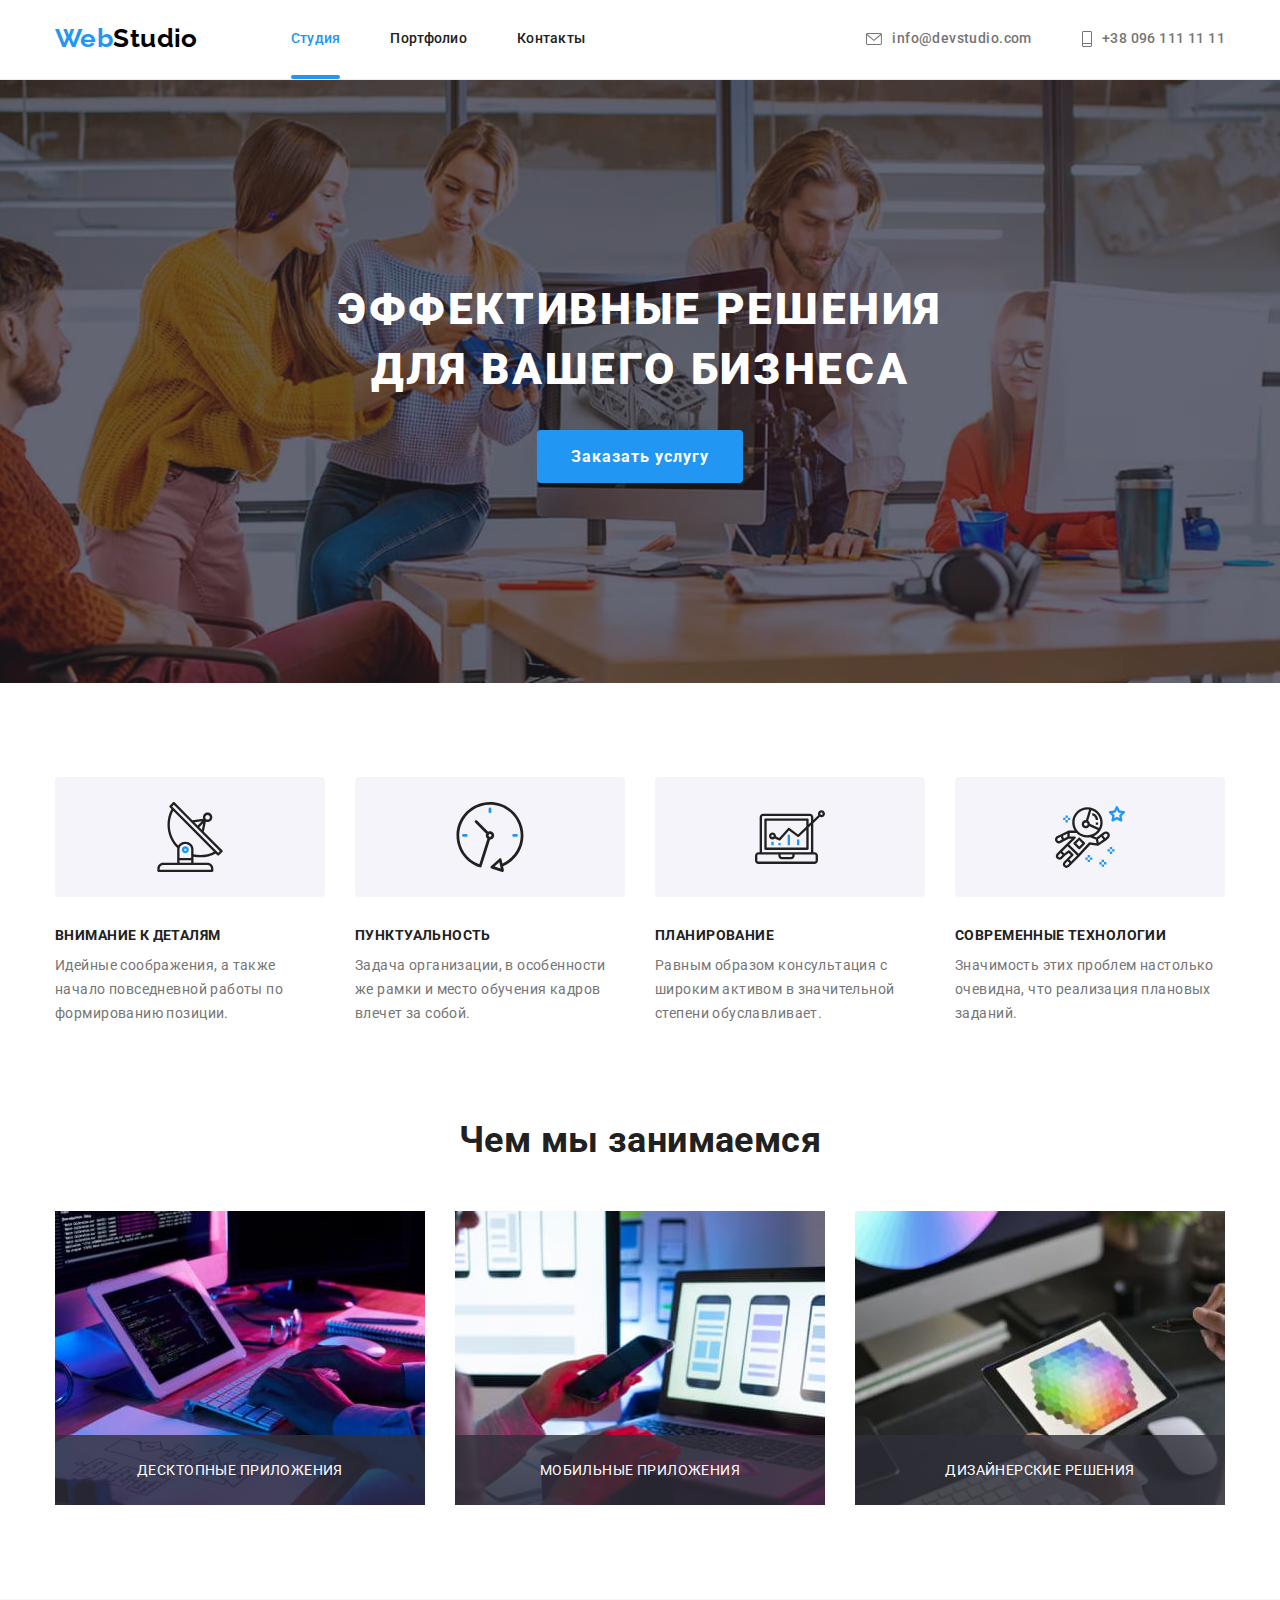
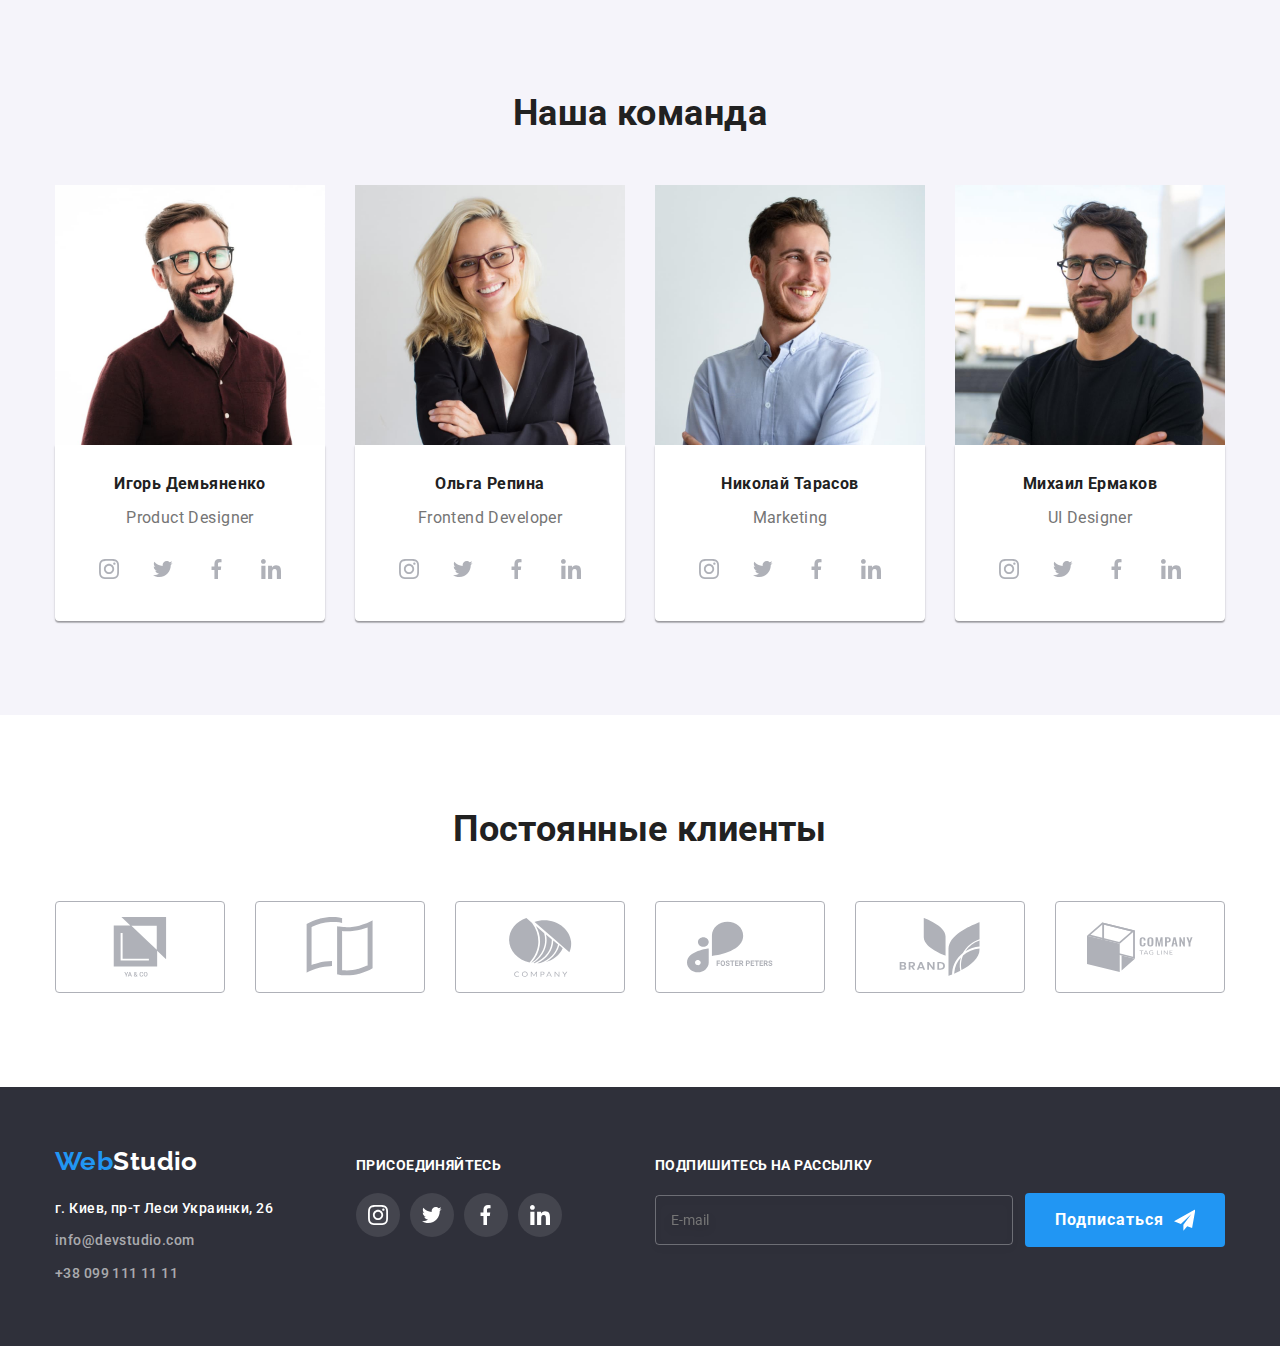
<file: index.html>
<!DOCTYPE html>
<html lang="ru">
    <head>
        <meta charset="UTF-8">
        <meta http-equiv="X-UA-Compatible" content="IE=edge">
        <meta name="viewport" content="width=device-width, initial-scale=1.0">
        <title>Document</title>
        <link rel="stylesheet"
            href="https://cdnjs.cloudflare.com/ajax/libs/modern-normalize/1.1.0/modern-normalize.min.css">
        <link rel="preconnect" href="https://fonts.googleapis.com">
        <link rel="preconnect" href="https://fonts.gstatic.com" crossorigin>
        <link
            href="https://fonts.googleapis.com/css2?family=Raleway:wght@700&family=Roboto:wght@400;500;700;900&display=swap"
            rel="stylesheet">
        <link rel="stylesheet" href="./css/styles.css">
    </head>


    <body>
        <header class="header">
            <div class="container header-container">
                <nav class="site-nav header-wrap">
                    <a class="link logo" href=""> <span class="web">Web</span>Studio</a>
                    <ul class="header-list list">
                        <li class="header-item"> <a class="header-link link
                                current-page-link"
                                href="">Студия</a></li>
                        <li class="header-item"> <a class="header-link link"
                                href="./portfolio.html"> Портфолио</a></li>
                        <li class="header-item"> <a class="header-link link"
                                href=""> Контакты</a></li>
                    </ul>
                </nav>
                <ul class="list contacts-nav">
                    <li class="contacts-item"> <a class="contacts-link link"
                            href="mailto:info@devstudio.com">
                            <svg class="contacts-icon" width="16" height="12">
                                <use href="./images/icons.svg#icon-envelope"></use>
                            </svg>
                            <span>info@devstudio.com</span>
                        </a></li>
                    <li class="contacts-item"> <a class="contacts-link link"
                            href="tel:+380961111111">
                            <svg class="contacts-icon" width="10" height="16">
                                <use href="./images/icons.svg#icon-phone"></use>
                            </svg>
                            <span>+38
                                096
                                111 11 11</span>
                        </a></li>
                </ul>
            </div>
        </header>
        <main>
            <section class="hero">
                <div class="container">
                    <h1 class="hero-title">Эффективные решения для вашего
                        бизнеса</h1>
                    <button type="button" class="button"
                        data-modal-open>Заказать
                        услугу</button>
                </div>
            </section>
            <section class="section">
                <div class="container">
                    <h2 class="visually-hidden">Наши преимущества</h2>
                    <ul class="advantages-list list">
                        <li class="advantages-item">
                            <div class="advantages-wrap">
                                <svg class="advantages-icon" width="70"
                                    height="70">
                                    <use
                                        href="./images/icons.svg#icon-advantages1"></use>
                                </svg>
                            </div>
                            <h3 class="advantages-descr section-subtitle">Внимание
                                к
                                деталям</h3>
                            <p class="subtitle-text">Идейные соображения, а
                                также
                                начало повседневной
                                работы по формированию позиции.</p>
                        </li>
                        <li class="advantages-item">
                            <div class="advantages-wrap">
                                <svg class="advantages-icon" width="70"
                                    height="70">
                                    <use
                                        href="./images/icons.svg#icon-advantages2"></use>
                                </svg>
                            </div>
                            <h3 class="advantages-descr section-subtitle">Пунктуальность</h3>
                            <p class="subtitle-text">Задача организации, в
                                особенности же рамки и место
                                обучения кадров влечет за собой.</p>
                        </li>
                        <li class="advantages-item">
                            <div class="advantages-wrap">
                                <svg class="advantages-icon" width="70"
                                    height="70">
                                    <use
                                        href="./images/icons.svg#icon-advantages3"></use>
                                </svg>
                            </div>
                            <h3 class="advantages-descr section-subtitle">Планирование</h3>
                            <p class="subtitle-text">Равным образом
                                консультация
                                с
                                широким активом в
                                значительной степени обуславливает.</p>
                        </li>
                        <li class="advantages-item">
                            <div class="advantages-wrap">
                                <svg class="advantages-icon" width="70"
                                    height="70">
                                    <use
                                        href="./images/icons.svg#icon-advantages4"></use>
                                </svg>
                            </div>
                            <h3 class="advantages-descr section-subtitle">Современные
                                технологии</h3>
                            <p class="subtitle-text">Значимость этих проблем
                                настолько очевидна, что
                                реализация плановых заданий.</p>
                        </li>
                    </ul>
                </div>
            </section>
            <section class="section features">
                <div class="container">
                    <h2 class="section-title">Чем мы
                        занимаемся</h2>
                    <ul class="features-list list features-wrap">
                        <li class="features-item"> <img
                                src="./images/computer.jpg"
                                alt="схема" width="370">
                            <div class="features-text-thumb">
                                <p class="features-text">
                                    десктопные приложения</p></div>
                        </li>
                        <li class="features-item"> <img
                                src="./images/phone.jpg"
                                alt="телефон" width="370">
                            <div class="features-text-thumb">
                                <p class="features-text">
                                    мобильные приложения</p></div>
                        </li>
                        <li class="features-item"> <img
                                src="./images/colors.jpg"
                                alt="панель
                                цветов" width="370">
                            <div class="features-text-thumb">
                                <p class="features-text">
                                    дизайнерские решения</p></div>
                        </li>
                    </ul>
                </div>
            </section>
            <section class="section team">
                <div class="container">
                    <h2 class="section-title">Наша команда</h2>
                    <ul class="list team-list team-wrap">
                        <li class="team-item">
                            <img src="./images/Product-designer.jpg"
                                alt="Product-designer" width="270">
                            <div class="team-container">
                                <h3 class="team-member-name section-subtitle">Игорь
                                    Демьяненко</h3>
                                <p class="team-member-pos subtitle-text">Product
                                    Designer</p>
                                <ul class="list team-social-list">
                                    <li class="item team-social-item"> <a
                                            href="https://www.instagram.com"
                                            class="link team-social-link"> <svg
                                                class="team-social-icon"
                                                width="20" height="20">
                                                <use
                                                    href="./images/icons.svg#icon-instagram-icon"></use>
                                            </svg> </a> </li>
                                    <li class="item team-social-item"> <a
                                            href="" class="link
                                            team-social-link"> <svg
                                                class="team-social-icon"
                                                width="20" height="20">
                                                <use
                                                    href="./images/icons.svg#icon-twitter-icon"></use>
                                            </svg> </a> </li>
                                    <li class="item team-social-item"> <a
                                            href="https://www.facebook.com"
                                            class="link team-social-link"> <svg
                                                class="team-social-icon"
                                                width="20" height="20">
                                                <use
                                                    href="./images/icons.svg#icon-facebook-icon"></use>
                                            </svg> </a> </li>
                                    <li class="item team-social-item"> <a
                                            href="https://www.linkedin.com"
                                            class="link team-social-link"> <svg
                                                class="team-social-icon"
                                                width="20" height="20">
                                                <use
                                                    href="./images/icons.svg#icon-linkedin-icon"></use>
                                            </svg> </a> </li>
                                </ul>
                            </div>
                        </li>
                        <li class="team-item">
                            <img src="./images/Front-end-developer.jpg"
                                alt="Front-end-developer" width="270">
                            <div class="team-container">
                                <h3 class="team-member-name section-subtitle">Ольга
                                    Репина</h3>
                                <p class="team-member-pos subtitle-text">Frontend
                                    Developer</p>
                                <ul class="list team-social-list">
                                    <li class="item team-social-item"> <a
                                            href="https://www.instagram.com"
                                            class="link team-social-link"> <svg
                                                class="team-social-icon"
                                                width="20" height="20">
                                                <use
                                                    href="./images/icons.svg#icon-instagram-icon"></use>
                                            </svg> </a> </li>
                                    <li class="item team-social-item"> <a
                                            href="https://www.twitter.com"
                                            class="link team-social-link"> <svg
                                                class="team-social-icon"
                                                width="20" height="20">
                                                <use
                                                    href="./images/icons.svg#icon-twitter-icon"></use>
                                            </svg> </a> </li>
                                    <li class="item team-social-item"> <a
                                            href="https://www.facebook.com"
                                            class="link team-social-link"> <svg
                                                class="team-social-icon"
                                                width="20" height="20">
                                                <use
                                                    href="./images/icons.svg#icon-facebook-icon"></use>
                                            </svg> </a> </li>
                                    <li class="item team-social-item"> <a
                                            href="https://www.linkedin.com"
                                            class="link team-social-link"> <svg
                                                class="team-social-icon"
                                                width="20" height="20">
                                                <use
                                                    href="./images/icons.svg#icon-linkedin-icon"></use>
                                            </svg> </a> </li>
                                </ul>
                            </div>
                        </li>
                        <li class="team-item">
                            <img src="./images/Marketing.jpg"
                                alt="Marketing" width="270">
                            <div class="team-container">
                                <h3 class="team-member-name section-subtitle">Николай
                                    Тарасов</h3>
                                <p class="team-member-pos subtitle-text">Marketing</p>
                                <ul class="list team-social-list">
                                    <li class="item team-social-item"> <a
                                            href="https://www.instagram.com"
                                            class="link team-social-link"> <svg
                                                class="team-social-icon"
                                                width="20" height="20">
                                                <use
                                                    href="./images/icons.svg#icon-instagram-icon"></use>
                                            </svg> </a> </li>
                                    <li class="item team-social-item"> <a
                                            href="https://www.twitter.com"
                                            class="link team-social-link"> <svg
                                                class="team-social-icon"
                                                width="20" height="20">
                                                <use
                                                    href="./images/icons.svg#icon-twitter-icon"></use>
                                            </svg> </a> </li>
                                    <li class="item team-social-item"> <a
                                            href="https://www.facebook.com"
                                            class="link team-social-link"> <svg
                                                class="team-social-icon"
                                                width="20" height="20">
                                                <use
                                                    href="./images/icons.svg#icon-facebook-icon"></use>
                                            </svg> </a> </li>
                                    <li class="item team-social-item"> <a
                                            href="https://www.linkedin.com"
                                            class="link team-social-link"> <svg
                                                class="team-social-icon"
                                                width="20" height="20">
                                                <use
                                                    href="./images/icons.svg#icon-linkedin-icon"></use>
                                            </svg> </a> </li>
                                </ul>
                            </div>
                        </li>
                        <li class="team-item">
                            <img src="./images/Designer.jpg"
                                alt="u-i-designer" width="270">
                            <div class="team-container">
                                <h3 class="team-member-name section-subtitle">Михаил
                                    Ермаков</h3>
                                <p class="team-member-pos subtitle-text">UI
                                    Designer</p>
                                <ul class="list team-social-list">
                                    <li class="item team-social-item"> <a
                                            href="https://www.instagram.com"
                                            class="link team-social-link"> <svg
                                                class="team-social-icon"
                                                width="20" height="20">
                                                <use
                                                    href="./images/icons.svg#icon-instagram-icon"></use>
                                            </svg> </a> </li>
                                    <li class="item team-social-item"> <a
                                            href="https://www.twitter.com"
                                            class="link team-social-link"> <svg
                                                class="team-social-icon"
                                                width="20" height="20">
                                                <use
                                                    href="./images/icons.svg#icon-twitter-icon"></use>
                                            </svg> </a> </li>
                                    <li class="item team-social-item"> <a
                                            href="https://www.facebook.com"
                                            class="link team-social-link"> <svg
                                                class="team-social-icon"
                                                width="20" height="20">
                                                <use
                                                    href="./images/icons.svg#icon-facebook-icon"></use>
                                            </svg> </a> </li>
                                    <li class="item team-social-item"> <a
                                            href="https://www.linkedin.com"
                                            class="link team-social-link"> <svg
                                                class="team-social-icon"
                                                width="20" height="20">
                                                <use
                                                    href="./images/icons.svg#icon-linkedin-icon"></use>
                                            </svg> </a> </li>
                                </ul>
                            </div>
                        </li>
                    </ul>
                </div>
            </section>
            <section class="section our-clients">
                <div class="container">
                    <h2 class="section-title">Постоянные клиенты</h2>
                    <ul class="our-clients-list list">
                        <li class="our-clients-item item"> <a href=""
                                class="link our-clients-link">
                                <svg class="our-clients-icon" width="106"
                                    height="60">
                                    <use href="./images/icons.svg#icon-client1"></use>
                                </svg>
                            </a> </li>
                        <li class="our-clients-item item"> <a href=""
                                class="link our-clients-link">
                                <svg class="our-clients-icon" width="106"
                                    height="60">
                                    <use href="./images/icons.svg#icon-client2"></use>
                                </svg>
                            </a> </li>
                        <li class="our-clients-item item"> <a href=""
                                class="link our-clients-link">
                                <svg class="our-clients-icon" width="106"
                                    height="60">
                                    <use href="./images/icons.svg#icon-client3"></use>
                                </svg>
                            </a> </li>
                        <li class="our-clients-item item"> <a href=""
                                class="link our-clients-link">
                                <svg class="our-clients-icon" width="106"
                                    height="60">
                                    <use href="./images/icons.svg#icon-client4"></use>
                                </svg>
                            </a> </li>
                        <li class="our-clients-item item"> <a href=""
                                class="link our-clients-link">
                                <svg class="our-clients-icon" width="106"
                                    height="60">
                                    <use href="./images/icons.svg#icon-client5"></use>
                                </svg>
                            </a> </li>
                        <li class="our-clients-item item"> <a href=""
                                class="link our-clients-link">
                                <svg class="our-clients-icon" width="106"
                                    height="60">
                                    <use href="./images/icons.svg#icon-client6"></use>
                                </svg>
                            </a> </li>
                    </ul>
                </div>
            </section>
        </main>

        <footer class="footer">
            <div class="container footer-wrap">
                <div class="contact-us-footer">
                    <a class="logo logo-white" href=""> <span class="web">Web</span>Studio</a>
                    <address class="address">
                        <ul class="list footer-list">
                            <li class="address-item"> <a class="link
                                    contacts-link
                                    address-link"
                                    href="https://www.google.com/maps/place/%D0%B1%D1%83%D0%BB.+%D0%9B%D0%B5%D1%81%D0%B8+%D0%A3%D0%BA%D1%80%D0%B0%D0%B8%D0%BD%D0%BA%D0%B8,+26,+%D0%9A%D0%B8%D0%B5%D0%B2,+02000/@50.4265807,30.5361971,17z/data=!3m1!4b1!4m5!3m4!1s0x40d4cf0e033ecbe9:0x57a4dffefec77da0!8m2!3d50.4265807!4d30.5383859">г.
                                    Киев,
                                    пр-т Леси
                                    Украинки, 26</a></li>
                            <li class="address-item"><a
                                    class="contacts-link-white
                                    contacts-link
                                    link"
                                    href="mailto:info@devstudio.com">info@devstudio.com</a></li>
                            <li><a class="contacts-link-white
                                    contacts-link
                                    link"
                                    href="tel:+380991111111">+38
                                    099 111
                                    11 11</a></li>
                        </ul>
                    </address>
                </div>
                <div class="join-us">
                    <h2 class="join-us-title">присоединяйтесь</h2>
                    <ul class="list footer-social-list">
                        <li class="item footer-social-item"> <a class="link
                                join-us-link"
                                href="https://www.instagram.com">
                                <svg class="footer-social-icon" width="20"
                                    height="20">
                                    <use
                                        href="./images/icons.svg#icon-instagram-icon"></use>
                                </svg>
                            </a></li>
                        <li class="item footer-social-item"> <a class="link
                                join-us-link"
                                href="https://www.twitter.com">
                                <svg class="footer-social-icon" width="20"
                                    height="20">
                                    <use
                                        href="./images/icons.svg#icon-twitter-icon"></use>
                                </svg>
                            </a></li>
                        <li class="item footer-social-item"> <a class="link
                                join-us-link"
                                href="https://www.facebook.com">
                                <svg class="footer-social-icon" width="20"
                                    height="20">
                                    <use
                                        href="./images/icons.svg#icon-facebook-icon"></use>
                                </svg>
                            </a></li>
                        <li class="item footer-social-item"> <a class="link
                                join-us-link"
                                href="https://www.linkedin.com">
                                <svg class="footer-social-icon" width="20"
                                    height="20">
                                    <use
                                        href="./images/icons.svg#icon-linkedin-icon"></use>
                                </svg>
                            </a></li>
                    </ul>
                </div>
                <div class="sign-up">
                    <h2 class="sign-up-title">Подпишитесь на рассылку</h2>
                    <form class="sign-up-form">
                        <input type="email" name="email"
                            placeholder="E-mail"
                            class="sign-up-input">
                        <button type="submit" class="button sign-up-btn">Подписаться
                            <svg class="send-icon" width="24" height="24">
                                <use href="./images/icons.svg#icon-send"></use>
                            </svg>
                        </button>
                    </form>
                </div>
            </footer>
            <div class="backdrop is-hidden" data-modal>
                <div class="modal">
                    <button type="button" class="close-icon-btn"
                        data-modal-close>
                        <svg class="close-icon" width="18" height="18">
                            <use href="./images/icons.svg#icon-close-cross"></use>
                        </svg>
                    </button>

                    <p class="header-form">Оставьте свои данные, мы вам
                        перезвоним</p>
                    <form class="form">
                        <div class="form-field">
                            <label for="name" class="form-label"> Имя </label>
                            <div class="form-input-wrap">
                                <input type="text" class="form-input"
                                    name="user-name"
                                    id="name">
                                <svg class="name-icon" width="18" height="18">
                                    <use
                                        href="./images/icons.svg#icon-form-name"></use>
                                </svg>
                            </div>
                        </div>
                        <div class="form-field">
                            <label for="tel" class="form-label"> Телефон
                            </label>
                            <div class="form-input-wrap">
                                <input type="tel" class="form-input"
                                    name="user-tel"
                                    id="tel">
                                <svg class="tel-icon" width="18" height="18">
                                    <use
                                        href="./images/icons.svg#icon-form-tel"></use>
                                </svg>
                            </div>
                        </div>
                        <div class="form-field">
                            <label for="email" class="form-label"> Почта
                            </label>
                            <div class="form-input-wrap">
                                <input type="email" class="form-input"
                                    name="user-email"
                                    id="email">
                                <svg class="email-icon" width="18" height="18">
                                    <use
                                        href="./images/icons.svg#icon-form-email"></use>
                                </svg>
                            </div>
                        </div>
                        <div class="form-field form-field-textarea">
                            <label for="comment" class="form-label"> Комментарий
                            </label>
                            <textarea name="comment" id="comment"
                                class="form-text"
                                placeholder="Введите текст"></textarea>
                        </div>
                        <div class="form-field form-field-checkbox">
                            <input type="checkbox"
                                id="form-checkbox"
                                name="form-checkbox"
                                class="form-checkbox visually-hidden">
                            <label for="form-checkbox" class="label-checkbox">
                                <span class="form-checkbox-wrap">
                                    <svg class="form-checkbox-icon" width="16"
                                        height="15">
                                        <use
                                            href="./images/icons.svg#icon-check-mark"></use>
                                    </svg>
                                </span>
                                <span> Соглашаюсь с рассылкой и
                                    принимаю
                                    <a href="" class="label-checkbox-link">Условия
                                        договора</a></span>
                            </label>
                        </div>
                        <button type="submit" class="button submit-btn">Отправить</button>
                    </form>

                </div>
            </div>
            <script src="./js/modal.js"></script>
        </body>
    </html>
</file>
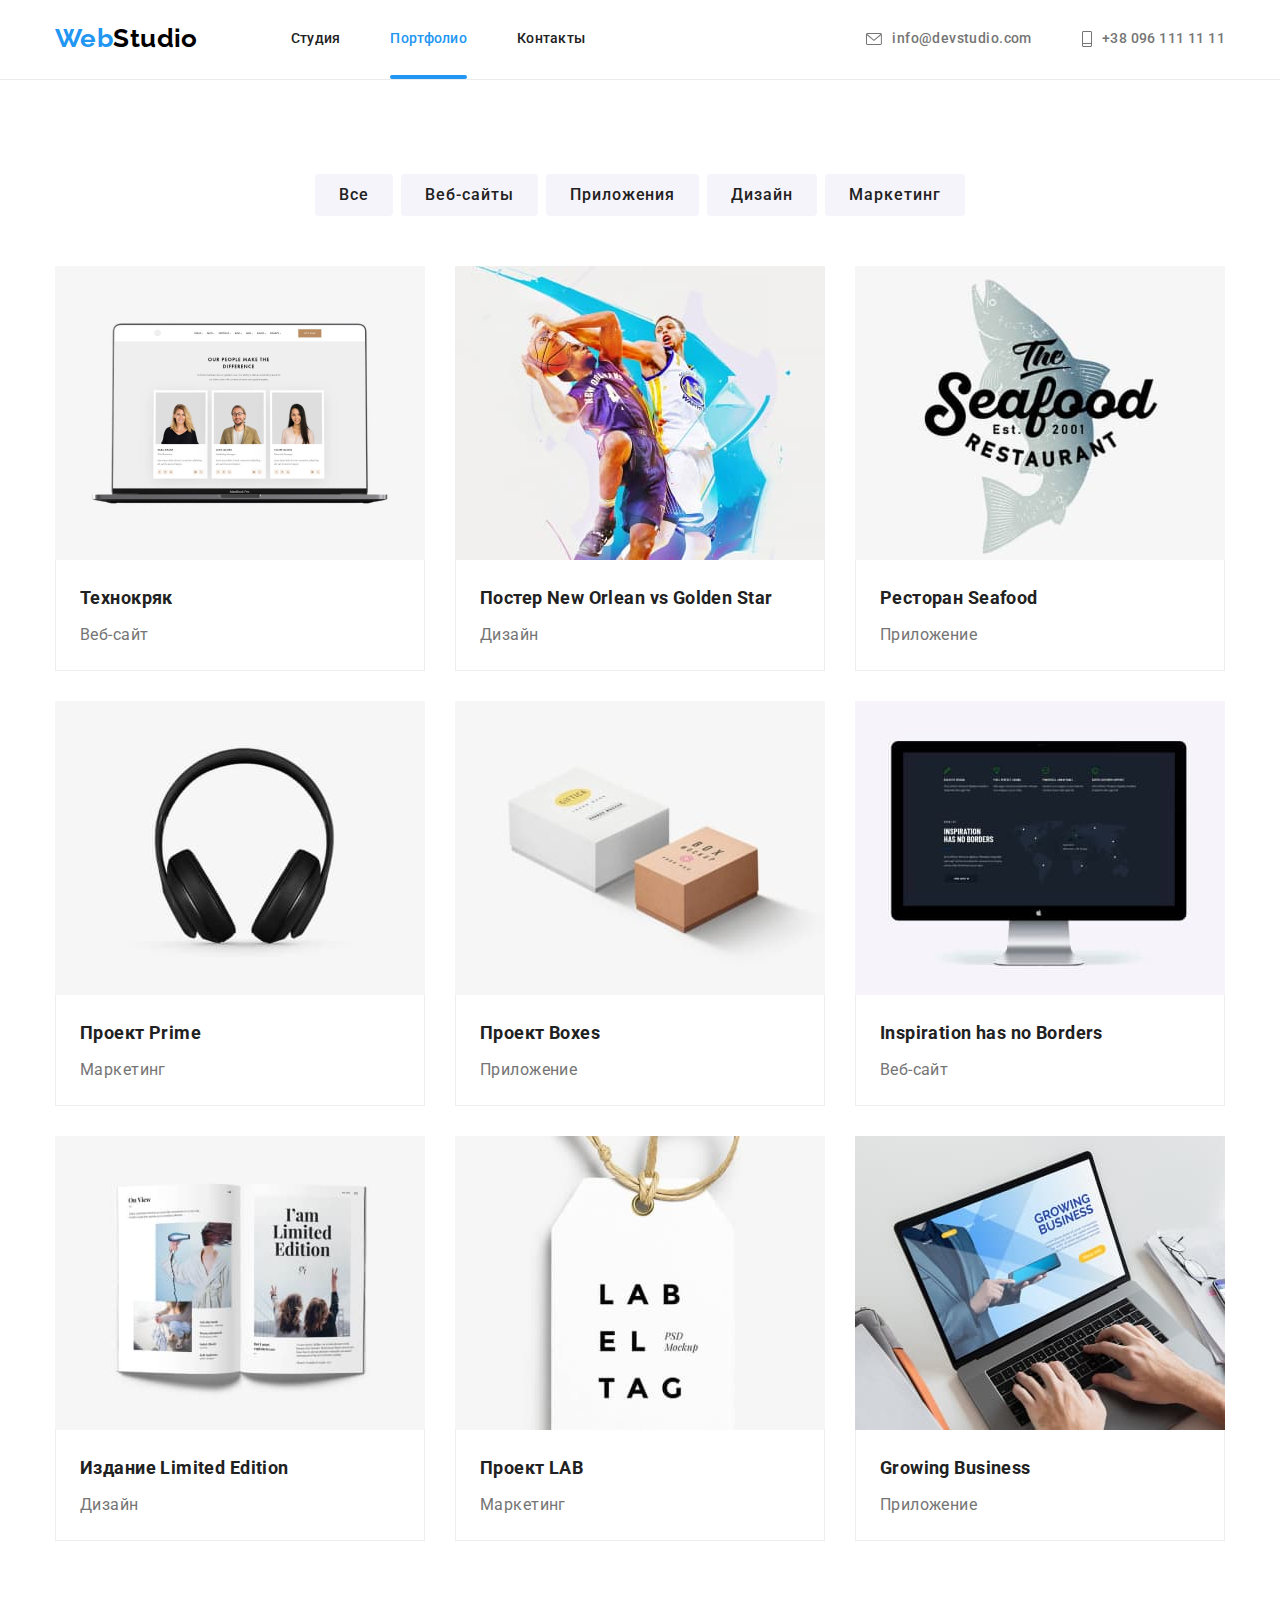
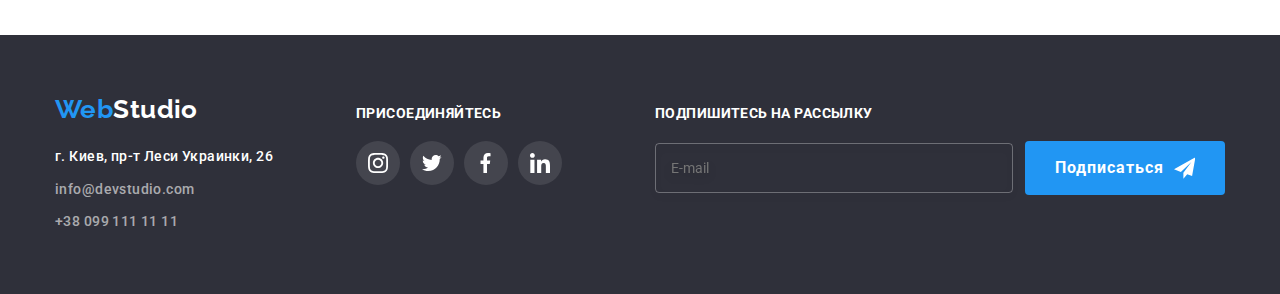
<file: portfolio.html>
<!DOCTYPE html>
<html lang="en">
    <head>
        <meta charset="UTF-8">
        <meta http-equiv="X-UA-Compatible" content="IE=edge">
        <meta name="viewport" content="width=device-width, initial-scale=1.0">
        <title>Document</title>
        <link rel="stylesheet"
            href="https://cdnjs.cloudflare.com/ajax/libs/modern-normalize/1.1.0/modern-normalize.min.css">
        <link rel="preconnect" href="https://fonts.googleapis.com">
        <link rel="preconnect" href="https://fonts.gstatic.com" crossorigin>
        <link
            href="https://fonts.googleapis.com/css2?family=Raleway:wght@700&family=Roboto:wght@400;500;700;900&display=swap"
            rel="stylesheet">
        <link rel="stylesheet" href="./css/styles.css">
    </head>
    <body>
        <header class="header">
            <div class="container header-container">
                <nav class="site-nav header-wrap">
                    <a class="link logo" href=""> <span class="web">Web</span>Studio</a>
                    <ul class="header-list list">
                        <li class="header-item"> <a class="header-link link"
                                href="./index.html">Студия</a></li>
                        <li class="header-item"> <a class="header-link link
                                current-page-link"
                                href="./portfolio.html"> Портфолио</a></li>
                        <li class="header-item"> <a class="header-link link"
                                href=""> Контакты</a></li>
                    </ul>
                </nav>
                <ul class="list contacts-nav">
                    <li class="contacts-item"> <a class="contacts-link link"
                            href="mailto:info@devstudio.com">
                            <svg class="contacts-icon" width="16" height="12">
                                <use href="./images/icons.svg#icon-envelope"></use>
                            </svg>
                            <span>info@devstudio.com</span>
                        </a></li>
                    <li class="contacts-item"> <a class="contacts-link link"
                            href="tel:+380961111111">
                            <svg class="contacts-icon" width="10" height="16">
                                <use href="./images/icons.svg#icon-phone"></use>
                            </svg>
                            <span>+38
                                096
                                111 11 11</span>
                        </a></li>
                </ul>
            </div>
        </header>
        <main>
            <section class="section">
                <div class="container">
                    <h1 class="visually-hidden">Проекты</h1>
                    <ul class="list projects-list">
                        <li class="item projects-item">
                            <button type="button" class="button
                                projects-button">Все</button></li>
                        <li class="item projects-item"><button type="button"
                                class="button projects-button">Веб-сайты</button></li>
                        <li class="item projects-item"><button type="button"
                                class="button projects-button">Приложения</button></li>
                        <li class="item projects-item"><button type="button"
                                class="button projects-button"> Дизайн</button></li>
                        <li class="item projects-item"><button type="button"
                                class="button projects-button">Маркетинг</button></li>
                    </ul>
                    <ul class="list projects-wrap">
                        <li class="item projects-item-wrap">
                            <a href="" class="link projects-item-link">

                                <div class="projects-overlay">
                                    <img
                                        src="./images/project1.jpg" alt="Сайт
                                        Технокряк" width="370">
                                    <p class="projects-overlay-text">Технокряк
                                        это современная площадка распространения
                                        коронавируса. Компании используют эту
                                        платформу для цифрового шпионажа и атак
                                        на защищённые сервера конкурентов.</p>
                                </div>

                                <div class="projects-content">
                                    <h2 class="projects-name-link
                                        section-subtitle">Технокряк</h2>
                                    <p class="projects-type-link subtitle-text">Веб-сайт</p>
                                </div>
                            </a>

                        </li>
                        <li class="item projects-item-wrap">
                            <a href="" class="link projects-item-link">
                                <div class="projects-overlay">
                                    <img
                                        src="./images/project2.jpg" alt="Дизайн
                                        Постер
                                        New Orlean vs
                                        Golden Star" width="370">
                                    <p class="projects-overlay-text">Технокряк
                                        это современная площадка распространения
                                        коронавируса. Компании используют эту
                                        платформу для цифрового шпионажа и атак
                                        на защищённые сервера конкурентов.</p>
                                </div>
                                <div class="projects-content">
                                    <h2 class="projects-name-link
                                        section-subtitle">Постер
                                        New Orlean vs
                                        Golden Star</h2>
                                    <p class="projects-type-link subtitle-text">Дизайн</p>
                                </div>
                            </a>
                        </li>
                        <li class="item projects-item-wrap">
                            <a href="" class="link projects-item-link">
                                <div class="projects-overlay">
                                    <img
                                        src="./images/project3.jpg"
                                        alt="Ресторан
                                        Seafood" width="370">
                                    <p class="projects-overlay-text">Технокряк
                                        это современная площадка распространения
                                        коронавируса. Компании используют эту
                                        платформу для цифрового шпионажа и атак
                                        на защищённые сервера конкурентов.</p>
                                </div>
                                <div class="projects-content">
                                    <h2 class="projects-name-link
                                        section-subtitle">Ресторан
                                        Seafood</h2>
                                    <p class="projects-type-link subtitle-text">Приложение</p>
                                </div>
                            </a>
                        </li>
                        <li class="item projects-item-wrap">
                            <a href="" class="link projects-item-link">
                                <div class="projects-overlay">
                                    <img
                                        src="./images/project4.jpg"
                                        alt="Наушники,
                                        проект Prime" width="370">
                                    <p class="projects-overlay-text">Технокряк
                                        это современная площадка распространения
                                        коронавируса. Компании используют эту
                                        платформу для цифрового шпионажа и атак
                                        на защищённые сервера конкурентов.</p>
                                </div>
                                <div class="projects-content">
                                    <h2 class="projects-name-link
                                        section-subtitle">Проект
                                        Prime</h2>
                                    <p class="projects-type-link subtitle-text">Маркетинг</p>
                                </div>
                            </a>
                        </li>
                        <li class="item projects-item-wrap">
                            <a href="" class="link projects-item-link">
                                <div class="projects-overlay">
                                    <img
                                        src="./images/project5.jpg" alt="Boxes"
                                        width="370">
                                    <p class="projects-overlay-text">Технокряк
                                        это современная площадка распространения
                                        коронавируса. Компании используют эту
                                        платформу для цифрового шпионажа и атак
                                        на защищённые сервера конкурентов.</p>
                                </div>
                                <div class="projects-content">
                                    <h2 class="projects-name-link
                                        section-subtitle">Проект
                                        Boxes</h2>
                                    <p class="projects-type-link subtitle-text">Приложение</p>
                                </div>
                            </a>
                        </li>
                        <li class="item projects-item-wrap">
                            <a href="" class="link projects-item-link">
                                <div class="projects-overlay">
                                    <img
                                        src="./images/project6.jpg" alt="сайт
                                        Inspiration has no
                                        Borders" width="370">
                                    <p class="projects-overlay-text">Технокряк
                                        это современная площадка распространения
                                        коронавируса. Компании используют эту
                                        платформу для цифрового шпионажа и атак
                                        на защищённые сервера конкурентов.</p>
                                </div>
                                <div class="projects-content">
                                    <h2 class="projects-name-link
                                        section-subtitle">Inspiration
                                        has no
                                        Borders</h2>
                                    <p class="projects-type-link subtitle-text">Веб-сайт</p>
                                </div>
                            </a>
                        </li>
                        <li class="item projects-item-wrap">
                            <a href="" class="link projects-item-link">
                                <div class="projects-overlay">
                                    <img
                                        src="./images/project7.jpg" alt="Издание
                                        Limited
                                        Edition" width="370">
                                    <p class="projects-overlay-text">Технокряк
                                        это современная площадка распространения
                                        коронавируса. Компании используют эту
                                        платформу для цифрового шпионажа и атак
                                        на защищённые сервера конкурентов.</p>
                                </div>
                                <div class="projects-content">
                                    <h2 class="projects-name-link
                                        section-subtitle">Издание
                                        Limited
                                        Edition</h2>
                                    <p class="projects-type-link subtitle-text">Дизайн</p>
                                </div>
                            </a>
                        </li>
                        <li class="item projects-item-wrap">
                            <a href="" class="link projects-item-link">
                                <div class="projects-overlay">
                                    <img
                                        src="./images/project8.jpg" alt="Lab El
                                        Tag
                                        mock
                                        up" width="370">
                                    <p class="projects-overlay-text">Технокряк
                                        это современная площадка распространения
                                        коронавируса. Компании используют эту
                                        платформу для цифрового шпионажа и атак
                                        на защищённые сервера конкурентов.</p>
                                </div>
                                <div class="projects-content">
                                    <h2 class="projects-name-link
                                        section-subtitle">Проект
                                        LAB</h2>
                                    <p class="projects-type-link subtitle-text">Маркетинг</p>
                                </div>
                            </a>
                        </li>
                        <li class="item projects-item-wrap">
                            <a href="" class="link projects-item-link">
                                <div class="projects-overlay">
                                    <img
                                        src="./images/project9.jpg"
                                        alt="Приложение
                                        Growing Business" width="370">
                                    <p class="projects-overlay-text">Технокряк
                                        это современная площадка распространения
                                        коронавируса. Компании используют эту
                                        платформу для цифрового шпионажа и атак
                                        на защищённые сервера конкурентов.</p>
                                </div>
                                <div class="projects-content">
                                    <h2 class="projects-name-link
                                        section-subtitle">Growing
                                        Business</h2>
                                    <p class="projects-type-link subtitle-text">Приложение</p>
                                </div>
                            </a>
                        </li>
                    </ul>
                </div>
            </section>
        </main>
        <footer class="footer">
            <div class="container footer-wrap">
                <div class="contact-us-footer">
                    <a class="logo logo-white" href=""> <span class="web">Web</span>Studio</a>
                    <address class="address">
                        <ul class="list footer-list">
                            <li class="address-item"> <a class="link
                                    contacts-link
                                    address-link"
                                    href="https://www.google.com/maps/place/%D0%B1%D1%83%D0%BB.+%D0%9B%D0%B5%D1%81%D0%B8+%D0%A3%D0%BA%D1%80%D0%B0%D0%B8%D0%BD%D0%BA%D0%B8,+26,+%D0%9A%D0%B8%D0%B5%D0%B2,+02000/@50.4265807,30.5361971,17z/data=!3m1!4b1!4m5!3m4!1s0x40d4cf0e033ecbe9:0x57a4dffefec77da0!8m2!3d50.4265807!4d30.5383859">г.
                                    Киев,
                                    пр-т Леси
                                    Украинки, 26</a></li>
                            <li class="address-item"><a
                                    class="contacts-link-white
                                    contacts-link
                                    link"
                                    href="mailto:info@devstudio.com">info@devstudio.com</a></li>
                            <li><a class="contacts-link-white
                                    contacts-link
                                    link"
                                    href="tel:+380991111111">+38
                                    099 111
                                    11 11</a></li>
                        </ul>
                    </address>
                </div>
                <div class="join-us">
                    <h2 class="join-us-title">присоединяйтесь</h2>
                    <ul class="list footer-social-list">
                        <li class="item footer-social-item"> <a class="link
                                join-us-link"
                                href="https://www.instagram.com">
                                <svg class="footer-social-icon" width="20"
                                    height="20">
                                    <use
                                        href="./images/icons.svg#icon-instagram-icon"></use>
                                </svg>
                            </a></li>
                        <li class="item footer-social-item"> <a class="link
                                join-us-link"
                                href="https://www.twitter.com">
                                <svg class="footer-social-icon" width="20"
                                    height="20">
                                    <use
                                        href="./images/icons.svg#icon-twitter-icon"></use>
                                </svg>
                            </a></li>
                        <li class="item footer-social-item"> <a class="link
                                join-us-link"
                                href="https://www.facebook.com">
                                <svg class="footer-social-icon" width="20"
                                    height="20">
                                    <use
                                        href="./images/icons.svg#icon-facebook-icon"></use>
                                </svg>
                            </a></li>
                        <li class="item footer-social-item"> <a class="link
                                join-us-link"
                                href="https://www.linkedin.com">
                                <svg class="footer-social-icon" width="20"
                                    height="20">
                                    <use
                                        href="./images/icons.svg#icon-linkedin-icon"></use>
                                </svg>
                            </a></li>
                    </ul>
                </div>
                <div class="sign-up">
                    <h2 class="sign-up-title">Подпишитесь на рассылку</h2>
                    <div class="sign-up-wrap">
                        <form class="sign-up-form">
                            <input type="email" name="email"
                                placeholder="E-mail"
                                class="sign-up-input">
                            <button type="submit" class="button sign-up-btn">Подписаться
                                <svg class="send-icon" width="24" height="24">
                                    <use href="./images/icons.svg#icon-send"></use>
                                </svg>
                            </button>
                        </form>
                    </div>
                </div>
            </footer>
        </body>
    </html>
</file>
<file: css/styles.css>
/* осовной цвет текста #212121;
    акцент #2196F3;
    цвет текста-2  #757575;
    белый #FFFFFF;
 */
:root {
  --primary-text-color: #212121;
  --secondary-text-color: #757575;
  --btn-color: #ffffff;
  --accent-color: #2196f3;
  --hover-color: #188CE8;
  --background-section-color: #2f303a;
}

body {
 font-family: "Roboto", sans-serif;
  letter-spacing: 0.03em;
  font-size: 14px;
  color: var(--primary-text-color);
}

p,
h1,
h2,
h3,
h4,
h5,
h6 {
  margin: 0;
}

ul,
p {
  margin: 0;
  padding: 0;
}

img {
  display: block;
}

.container {
  width: 1200px;
  padding-right: 15px;
  padding-left: 15px;
  margin: 0 auto;
}

.list {
  list-style: none;
}

.link {
  text-decoration: none;
}

.button {
  padding: 10px 32px;

  color: var(--btn-color);
  background-color: var(--accent-color);
  border-color: transparent;
  border-radius: 4px;
  font-family: inherit;
  font-weight: 700;
  font-size: 16px;
  line-height: 1.87;
  letter-spacing: 0.06em;
  box-shadow: none;
  cursor: pointer;

  transition: background-color 250ms cubic-bezier(0.4, 0, 0.2, 1), box-shadow 250ms cubic-bezier(0.4, 0, 0.2, 1);
}


.button:hover,
.button:focus {
  background-color: var(--hover-color);
  box-shadow: 0px 4px 4px rgba(0, 0, 0, 0.15);
}

.visually-hidden {
  position: absolute;
  white-space: nowrap;
  width: 1px;
  height: 1px;
  overflow: hidden;
  border: 0;
  padding: 0;
  clip: rect(0 0 0 0);
  clip-path: inset(50%);
  margin: -1px;
}

/* HEADER */
.header {
    
  padding-top: 24px;
  padding-bottom: 25px;

  border-bottom: 1px solid #ececec;
}

.header-container {
  display: flex;
  align-items: center;
}

.header-wrap {
  display: flex;
  align-items: center;
}

.header-list {
  display: flex;
}

.header-item:not(:last-child) {
  margin-right: 50px;
}

/* Logo */
.logo {
  margin-right: 93px;

  color: #000000;
  font-family: Raleway, sans-serif;
  font-weight: 700;
  font-size: 26px;
}

.web {
  color: var(--accent-color);
}

/* Site Nav */
.site-nav {
  display: flex;
  align-items: center;
}

.header-link {
  color: var(--primary-text-color);
  font-weight: 500;
  line-height: 1.14;
  letter-spacing: 0.02em;

  transition: color 250ms cubic-bezier(0.4, 0, 0.2, 1);
}

.header-link:hover,
.header-link:focus {
  color: var(--accent-color);
}

/* Contacts Nav */
.contacts-nav {
  display: flex;
  margin-left: auto;
}

.contacts-link {
  display: flex;
  align-items: center;

  color: var(--secondary-text-color);
  font-weight: 500;
  line-height: 1.71;
  letter-spacing: 0.03em;

  transition: color 250ms cubic-bezier(0.4, 0, 0.2, 1);
}

.contacts-item + .contacts-item {
  margin-left: 50px;
}

.contacts-link:hover,
.contacts-link:focus {
  color: var(--accent-color);
}

.contacts-icon {
    margin-right: 10px;
    fill: currentColor;
}

/* Hero */
.hero {
  padding-top: 200px;
  padding-bottom: 200px;
  max-width: 1600px;
  margin-right: auto;
  margin-left: auto;

 background-color: gray;
  background-image: linear-gradient(
      to right,
      rgba(47, 48, 58, 0.4),
      rgba(47, 48, 58, 0.4)
    ),
    url(../images/hero-img.jpg);
  background-size: cover;
  background-position: center;
  background-repeat: no-repeat;

  text-align: center;
}

.hero-title {
  width: 696px;
  margin-left: auto;
  margin-right: auto;
  margin-bottom: 30px;

  color: #ffffff;
  font-weight: 900;
  font-size: 44px;
  line-height: 1.36;
  text-align: center;
  letter-spacing: 0.06em;
  text-transform: uppercase;
}

/* section */
.section {
  padding-bottom: 94px;
  padding-top: 94px;
}

.section-title {
  font-weight: 700;
  font-size: 36px;
  line-height: 1.16;
  text-align: center;
  margin-bottom: 50px;
}

.section-subtitle {
  margin-bottom: 10px;

  font-weight: 700;
  line-height: 1.16;
}
.subtitle-text {
  font-size: 14px;
  line-height: 1.71;
  color: var(--secondary-text-color);
}

/* ADVANTAGES */

.advantages-descr {
  font-size: 14px;
  text-transform: uppercase;
}

.advantages-list {
  display: flex;
}

.advantages-item {
  width: calc((100% - 60px) / 3);
}

.advantages-item:not(:last-child) {
  margin-right: 30px;
}

.advantages-wrap {
    width: 270px;
    height: 120px;
    background-color: #F5F4FA;
    border-radius: 4px;
    display: flex;
    justify-content: center;
    align-items: center;
    margin-bottom: 30px;
}

/* FEATURES */
.features {
  padding-top: 0;
}

.features-wrap {
  display: flex;
}

.features-item {
  position: relative;
  width: calc((100% - 60px) / 3);
}

.features-item:not(:last-child) {
  margin-right: 30px;
}

.features-text-thumb {
    position: absolute;
    bottom: 0;
    left: 0;
    width: 100%;
    display: flex;
    justify-content: center;
    align-items: center;
    height: 70px;
    background-color: rgba(47, 48, 58, 0.8);
}

.features-text {

    text-transform: uppercase;
    font-size: 14px;
    line-height: 16px;
    text-align: center;
    letter-spacing: 0.03em;
    text-transform: uppercase;
    color: #FFFFFF;
}

/* TEAM */

.team {
  background-color: #f5f4fa;
}
.team-wrap {
  display: flex;
}

.team-item {
  width: calc((100% - 90px) / 4);
}

.team-item:not(:last-child) {
  margin-right: 30px;
}

.team-container {
  padding-top: 30px;
  padding-bottom: 30px;

  background-color: #fff;
  text-align: center;
  box-shadow: 0px 1px 3px rgba(0, 0, 0, 0.12), 0px 1px 1px rgba(0, 0, 0, 0.14),
    0px 2px 1px rgba(0, 0, 0, 0.2);
  border-radius: 0px 0px 4px 4px;
}

.team-member-name {
  font-size: 16px;
}

.team-member-pos {
  font-size: 16px;
}

.team-social-list {
    display: flex;
    justify-content: center;
    align-items: center;
    margin-top: 16px;
}

.team-social-link {
    display: flex;
    justify-content: center;
    align-items: center;
    width: 44px;
    height: 44px;
    border-radius: 50%;
    background-color: #ffffff;

    transition: background-color 250ms cubic-bezier(0.4, 0, 0.2, 1);
}  
.team-social-link:hover, .team-social-link:focus {
background-color: var(--accent-color);
}

.team-social-link:hover .team-social-icon, .team-social-link:focus .team-social-icon {
    fill: #fff;  
}

.team-social-item + .team-social-item {
    margin-left: 10px;
}

.team-social-icon {
    fill:#AFB1B8;
    transition: fill 250ms cubic-bezier(0.4, 0, 0.2, 1);
}


/* OUR CLIENTS */
.our-clients-list {
    display: flex;
    justify-content: center;
}
.our-clients-link {
    display: flex;
    justify-content: center;
    align-items: center;
    width: 170px;
    height: 92px;
    border: 1px solid #AFB1B8;
    border-radius: 4px;

    transition: border 250ms cubic-bezier(0.4, 0, 0.2, 1);
}

.our-clients-item + .our-clients-item {
    margin-left: 30px;
}

.our-clients-icon {
    fill: #AFB1B8;

    transition: fill 250ms cubic-bezier(0.4, 0, 0.2, 1);
}

.our-clients-link:hover,
.our-clients-link:focus {
    border: 1px solid var(--accent-color);
}

.our-clients-link:hover .our-clients-icon,
.our-clients-link:focus .our-clients-icon {
    fill: var(--accent-color);
} 


/* Footer */
.footer {
  padding-top: 60px;
  padding-bottom: 60px;

  background-color: var(--background-section-color);
  color: #ffffff;
}

.logo-white {
  display: inline-block;
  margin-bottom: 20px;
  margin-right: 0;

  color: #ffffff;
  text-decoration: none;
}

.address {
  font-style: normal;
}
.address-link {
  color: #ffffff;
}

.contacts-link-white {
  color: rgba(255, 255, 255, 0.6);
}

.address-item {
  margin-bottom: 9px;
}

.join-us {
    margin-right: 93px;
}

.join-us-title, .sign-up-title {
  margin-bottom: 20px;

  text-transform: uppercase;
  color: #ffffff;
  font-size: 14px;
  font-weight: 700;
}

.footer-social-list {
    display: flex;
    justify-content: center;
}

.join-us-link {
    display: flex;
    justify-content: center;
    align-items: center;

    width: 44px;
    height: 44px;
    background-color: rgba(255, 255, 255, 0.1);
    border-radius: 50%;

    transition: background-color 250ms cubic-bezier(0.4, 0, 0.2, 1);
}

.join-us-link:hover, .join-us-link:focus {
    background-color: var(--accent-color);
}

.footer-social-item + .footer-social-item {
  margin-left: 10px;
}

.footer-social-icon {
    fill: #ffffff;
}

.footer-wrap {
  display: flex;
  align-items: baseline;
}

.contact-us-footer {
    flex-grow: 1;
  margin-right: 70px;
}


.sign-up-form {
    display: flex;
    align-items: baseline;
}

.sign-up-btn {
    display: inline-flex;
    align-items: center;
    margin-left: 12px;
    width: 200px;
    padding-right: 28px;
    padding-left: 28px;
}

.send-icon {
    margin-left: 10px;
    fill: #fff;
}

.sign-up-input {
    width: 358px;
    height: 50px;
    border: 1px solid rgba(255, 255, 255, 0.3);
    filter: drop-shadow(0px 4px 4px rgba(0, 0, 0, 0.15));
    border-radius: 4px;
    background-color: transparent;
    padding: 15px;
    color: #fff;
    outline: none;
}

/* Projects */
.current-page-link {
  color: var(--accent-color);
  position: relative;
}

.current-page-link::after {
    position: absolute;
    left: 0;
    bottom: -33px;
    content: '';
    display: inline-block;
    width: 100%;
    height: 4px;
    background-color: var(--accent-color);
    border-radius: 2px;
}

/* PROJECTS OVERLAY */
.projects-overlay {
    position: relative;
    overflow: hidden;
}

.projects-overlay-text {
    position: absolute;
    top: 0;
    left: 0;
    padding: 63px 24px;

    font-size: 18px;
    line-height: 1.56;
    letter-spacing: 0.03em;
    color: #FFFFFF;
    background-color: var(--accent-color);

    transform: translateY(100%);
    transition: transform 250ms cubic-bezier(0.4, 0, 0.2, 1);
}

.projects-item-link:hover .projects-overlay-text,
.projects-item-link:focus .projects-overlay-text {
    transform: translateY(0);
}

.projects-list {
  display: flex;
  justify-content: center;
  margin-bottom: 50px;
}

.projects-item + .projects-item {
  margin-left: 8px;
}

.projects-button {
  padding: 6px 22px;

  background-color: #f5f4fa;
  color: var(--primary-text-color);
  font-weight: 500;
  line-height: 1.63;
  border-radius: 4px;
}

.projects-button:hover,
.projects-button:focus {
  background-color: var(--accent-color);
  color: var(--btn-color);
}

.projects-name-link {
  margin-bottom: 4px;

  font-size: 18px;
  line-height: 2;
  color: var(--primary-text-color);
}

.projects-type-link {
  font-size: 16px;
  line-height: 1.87;
  color: var(--secondary-text-color);
}

.projects-wrap {
  display: flex;
  flex-wrap: wrap;
  margin: -15px;
}

.projects-item-wrap {
  width: calc((100% - 90px) / 3);
  margin: 15px;
}

.projects-content {
  padding: 20px 24px;

  border: 1px solid #eeeeee;
  border-top: none;
}

.projects-item-link{
    position: relative;
    display: block;

    transition: box-shadow 250ms cubic-bezier(0.4, 0, 0.2, 1);
}

.projects-item-link:hover,
.projects-item-link:focus {
    box-shadow: 0px 1px 1px rgba(0, 0, 0, 0.12), 0px 4px 4px rgba(0, 0, 0, 0.06), 1px 4px 6px rgba(0, 0, 0, 0.16);
}

.backdrop {
    position: fixed;
    top: 0;
    left: 0;
    width: 100%;
    height: 100%;
    background-color: rgba(0, 0, 0, 0.2);

    opacity: 1;
    transition: opacity 250ms cubic-bezier(0.4, 0, 0.2, 1), visibility 250ms cubic-bezier(0.4, 0, 0.2, 1);
}

.backdrop.is-hidden .modal {
    transform: translate(-50%, -50%) rotate(-10deg) scale(0.7);
}

.modal {
    position: absolute;
    top: 50%;
    left: 50%;
    width: 528px;
    height: 581px;
    padding: 40px;

    background-color: #FFFFFF;
    box-shadow: 0px 1px 3px rgba(0, 0, 0, 0.12), 0px 1px 1px rgba(0, 0, 0, 0.14), 0px 2px 1px rgba(0, 0, 0, 0.2);
    border-radius: 4px;

    transform: translate(-50%, -50%) rotate(0) scale(1);
    transition: transform 250ms cubic-bezier(0.4, 0, 0.2, 1);
}

.backdrop.is-hidden {
    opacity: 0;
    pointer-events: none;
    visibility: hidden;
}

.close-icon-btn {
    position: absolute;
    top: 8px;
    right: 8px;
    display: flex;
    justify-content: center;
    align-items: center;

    width: 30px;
    height: 30px;
    background-color: #fff;
    border: 1px solid rgba(0, 0, 0, 0.1);
    border-radius: 50%;
    cursor: pointer;
}

.close-icon{
    fill: #000000;
}

.header-form {
    margin-bottom: 12px;
    font-weight: 700;
    font-size: 20px;
    line-height: 1.15;
    text-align: center;
    letter-spacing: 0.03em;
    color: var(--primary-text-color);
    text-align: center;    
}

.form-field {
    margin-bottom: 10px;
}

.form-field-textarea {
    margin-bottom: 20px;
}

.form-field-checkbox {
    margin-bottom: 30px;
}

.form-input, .form-text{
    padding-left: 40px;
    width: 100%;
    height: 40px;
    border: 1px solid rgba(33, 33, 33, 0.2);
    border-radius: 4px;
    outline: none;

    transition: border 250ms cubic-bezier(0.4, 0, 0.2, 1);
}

.form-text {
    display: block;
    height: 120px;
    padding: 12px 16px;
    margin-bottom: 20px;
    resize: none;
}

.form-text::placeholder {
    font-size: 14px;
    line-height: 1.14;
    letter-spacing: 0.01em;
    
    color: rgba(117, 117, 117, 0.5);
}

.form-label {
    display: block;
    margin-bottom: 4px;
    font-size: 12px;
    line-height: 1.16;
    letter-spacing: 0.01em;
    color: var(--secondary-text-color);
}

.form-input-wrap {
    position: relative;
}

.form-input-wrap:focus-within .form-input {
    border-color: var(--accent-color);
}

.form-input-wrap:focus-within .name-icon,
.form-input-wrap:focus-within .tel-icon,
.form-input-wrap:focus-within .email-icon {
    fill: var(--accent-color);
}

.form-field:focus-within .form-text {
    border: 1px solid var(--accent-color);

}

.name-icon, .tel-icon, .email-icon {
    position: absolute;
    left: 12px;
    top: 50%;
    transform: translateY(-50%);

    transition: fill 250ms cubic-bezier(0.4, 0, 0.2, 1);
}

.label-checkbox {
    display: flex;
    align-items: center;
    justify-content: center;

    font-size: 14px;
    line-height: 1.71;
    letter-spacing: 0.03em;
    color: var(--secondary-text-color);
    cursor: pointer;
}

.label-checkbox-link {
    color: var(--accent-color);
}

.form-checkbox-wrap {
    display:flex;
    justify-content: center;
    align-items: center;

    width: 16px;
    height: 15px;
    border: 2px solid #000000;
    border-radius: 2px;
    margin-right: 8px;
}

.form-checkbox:focus + .label-checkbox>.form-checkbox-wrap {
    outline: 1px solid var(--accent-color);
}

.form-checkbox-icon {
    fill: transparent;
}

.form-checkbox:checked + .label-checkbox>.form-checkbox-wrap {
    background-color: var(--accent-color);
    border: none;
}
.form-checkbox:checked + .label-checkbox .form-checkbox-icon {
    fill: #fff;
}

.submit-btn {
    display: block;
    margin: 0 auto;
    width: 200px;
    box-shadow: 0px 4px 4px rgba(0, 0, 0, 0.15);
}
</file>
